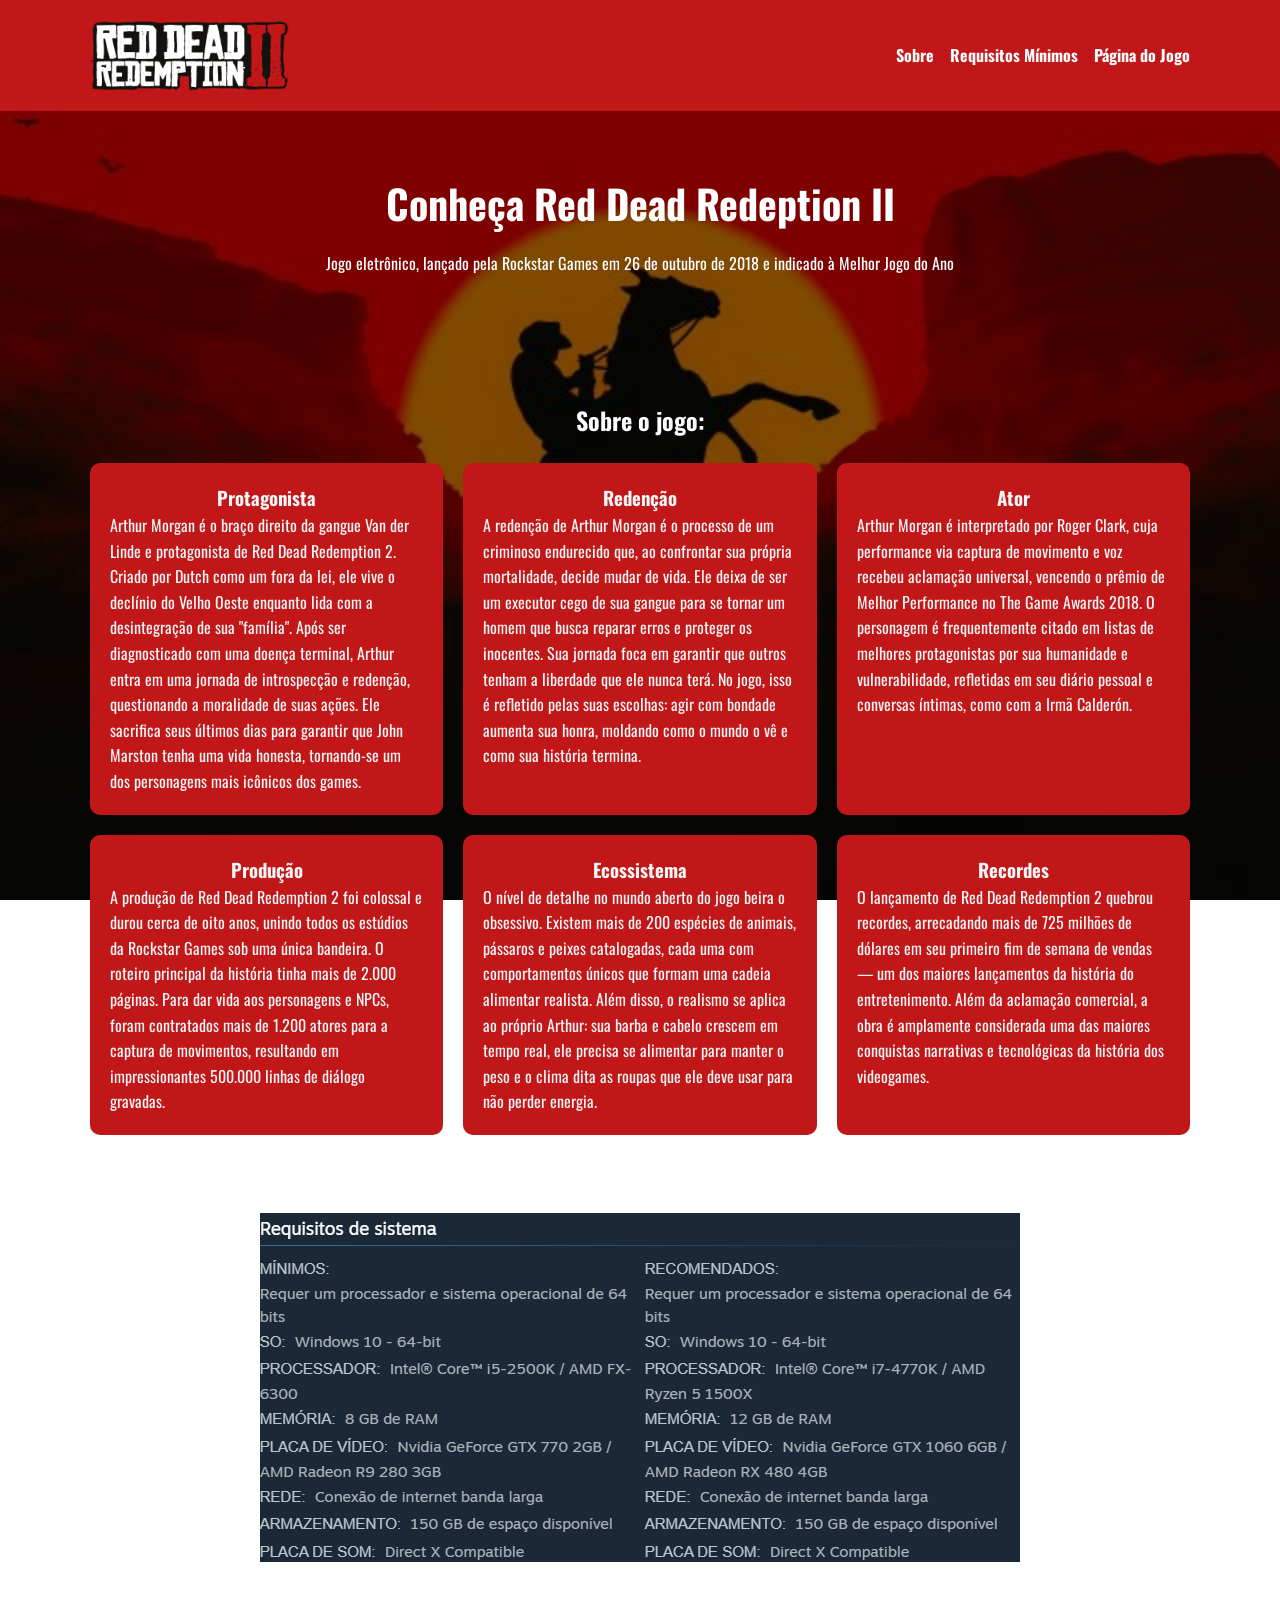
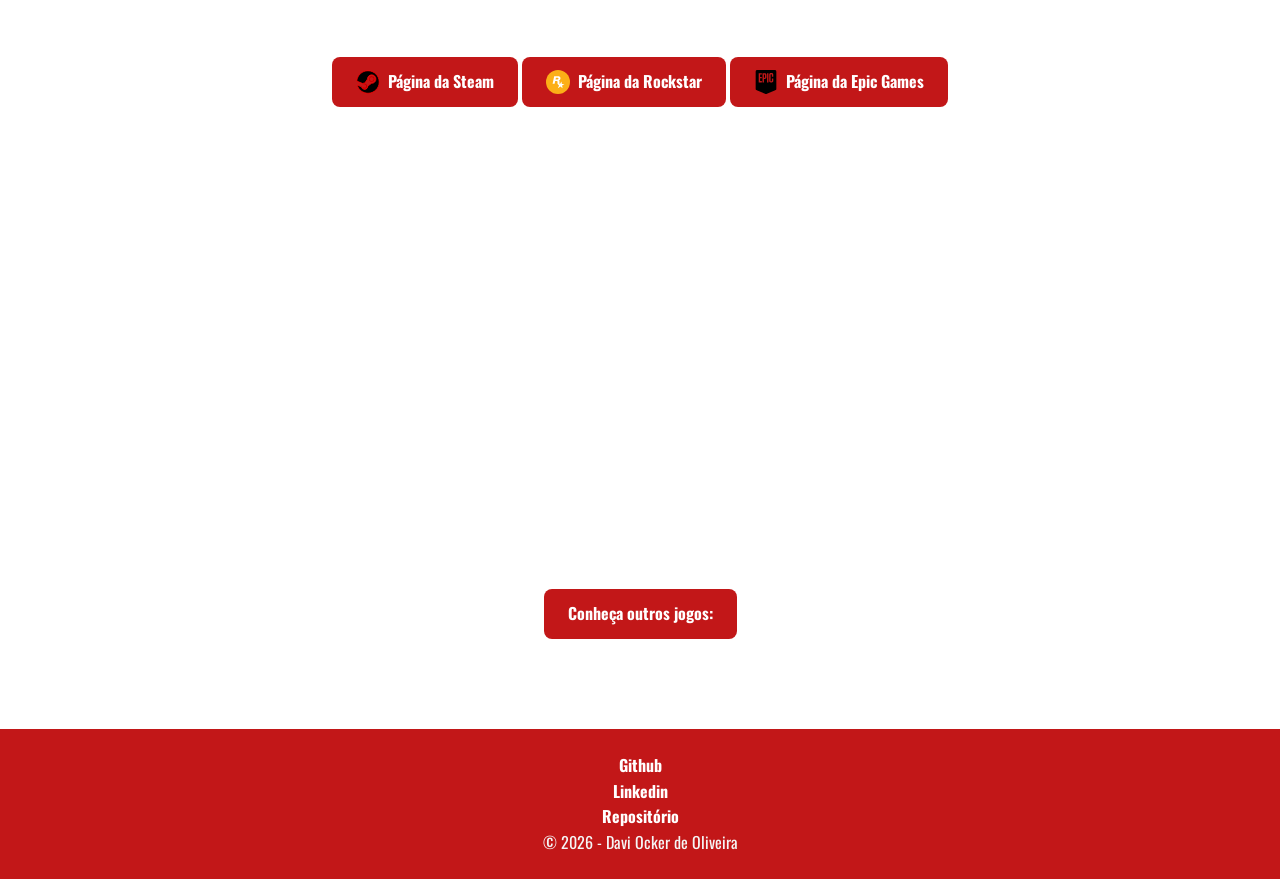
<file: index.html>
<!DOCTYPE html>
<html lang="pt-br">

<head>
    <link rel="stylesheet" href="style.css">
    <meta charset="UTF-8">
    <meta name="viewport" content="width=device-width, initial-scale=1.0">
    <link rel="preconnect" href="https://fonts.googleapis.com">
    <link rel="preconnect" href="https://fonts.gstatic.com" crossorigin>
    <link href="https://fonts.googleapis.com/css2?family=Oswald:wght@200..700&display=swap" rel="stylesheet">
    <title>Red Dead Redeption II</title>

</head>

<body>
    <header>
        <!--Representa o cabeçalho da página ou de uma seção-->
        <div class="container">
            <nav>
                <img src="Assets/red-dead-redemption-2-seeklogo.png" alt="Logo RDR2">
                <ul>
                    <li> <a href="#sobre">Sobre</a></li>
                    <li> <a href="#requisitos">Requisitos Mínimos</a></li>
                    <li> <a href="#pagina">Página do Jogo</a></li>
                </ul>
            </nav>
        </div>
    </header>

    <main>
        <section class="hero" id="sobre">
            <div class="container">
                <h1>Conheça Red Dead Redeption II</h1>

                <p>
                    Jogo eletrônico, lançado pela Rockstar Games em 26 de outubro de 2018 e indicado à Melhor Jogo do
                    Ano

                </p>
            </div>
        </section>
        <section class="prota">
            <div class="container">
                <h2 style="text-align: center; margin-bottom: 24px;">Sobre o jogo:</h2>
                <div class="grid">
                    <article>
                        <!--Representa um bloco de conteudo independente-->
                        <h3 style="text-align: center;">Protagonista</h3>
                        <p>Arthur Morgan é o braço direito da gangue Van der Linde e protagonista de Red Dead Redemption
                            2. Criado por Dutch como um fora da lei, ele vive o declínio do Velho Oeste enquanto lida
                            com a desintegração de sua "família". Após ser diagnosticado com uma doença terminal, Arthur
                            entra em uma jornada de introspecção e redenção, questionando a moralidade de suas ações.
                            Ele sacrifica seus últimos dias para garantir que John Marston tenha uma vida honesta,
                            tornando-se um dos personagens mais icônicos dos games.</p>
                    </article>
                    <article>
                        <h3 style="text-align: center;">Redenção</h3>
                        <p>A redenção de Arthur Morgan é o processo de um criminoso endurecido que, ao confrontar sua
                            própria mortalidade, decide mudar de vida. Ele deixa de ser um executor cego de sua gangue
                            para se tornar um homem que busca reparar erros e proteger os inocentes.
                            Sua jornada foca em garantir que outros tenham a liberdade que ele nunca terá. No jogo, isso
                            é refletido pelas suas escolhas: agir com bondade aumenta sua honra, moldando como o mundo o
                            vê e como sua história termina.
                        </p>
                    </article>
                    <article>
                        <h3 style="text-align: center;">Ator</h3>
                        <p>
                            Arthur Morgan é interpretado por Roger Clark, cuja performance via captura de movimento
                            e voz recebeu aclamação universal, vencendo o prêmio de Melhor Performance no The Game
                            Awards 2018. O personagem é frequentemente citado em listas de melhores protagonistas
                            por sua humanidade e vulnerabilidade, refletidas em seu diário pessoal e conversas íntimas,
                            como com a Irmã Calderón.
                        </p>
                    </article>
                    <article>
                        <h3 style="text-align: center;">Produção</h3>
                        <p>A produção de Red Dead Redemption 2 foi colossal e durou cerca de oito anos, unindo todos os
                            estúdios da Rockstar Games sob uma única bandeira. O roteiro principal da história tinha
                            mais de 2.000 páginas. Para dar vida aos personagens e NPCs, foram contratados mais de 1.200
                            atores para a captura de movimentos, resultando em impressionantes 500.000 linhas de diálogo
                            gravadas.</p>
                    </article>
                    <article>
                        <h3 style="text-align: center;">Ecossistema</h3>
                        <p>O nível de detalhe no mundo aberto do jogo beira o obsessivo. Existem mais de 200 espécies de
                            animais, pássaros e peixes catalogadas, cada uma com comportamentos únicos que formam uma
                            cadeia alimentar realista. Além disso, o realismo se aplica ao próprio Arthur: sua barba e
                            cabelo crescem em tempo real, ele precisa se alimentar para manter o peso e o clima dita as
                            roupas que ele deve usar para não perder energia.</p>
                    </article>
                    <article>
                        <h3 style="text-align: center;">Recordes</h3>
                        <p>O lançamento de Red Dead Redemption 2 quebrou recordes, arrecadando mais de 725 milhões de
                            dólares em seu primeiro fim de semana de vendas — um dos maiores lançamentos da história do
                            entretenimento. Além da aclamação comercial, a obra é amplamente considerada uma das maiores
                            conquistas narrativas e tecnológicas da história dos videogames.</p>
                    </article>


                </div>
            </div>
        </section>

        <section class="min-req" id="#requisitos">
            <div class="requisitos-min" id="requisitos">
                <h2>Requisitos mínimos na página da Steam:</h2>
                <img src="Assets/Captura de tela 2026-05-02 114149.png" alt="Requisitos do jogo">
            </div>
        </section>

        <section class="game-page" id="pagina">
            <div class="container">
                <h2>Visite as páginas oficiais!</h2>
                <a href="https://store.steampowered.com/app/1174180/Red_Dead_Redemption_2/" class="btn" target="_blank"
                    rel="noopener noreferrer">

                    <svg width="24" height="24" fill="#fffff" viewBox="0 0 32 32" version="1.1"
                        xmlns="http://www.w3.org/2000/svg" stroke="#ff0000">
                        <g id="SVGRepo_bgCarrier" stroke-width="0"></g>
                        <g id="SVGRepo_tracerCarrier" stroke-linecap="round" stroke-linejoin="round"></g>
                        <g id="SVGRepo_iconCarrier">
                            <path
                                d="M18.102 12.129c0-0 0-0 0-0.001 0-1.564 1.268-2.831 2.831-2.831s2.831 1.268 2.831 2.831c0 1.564-1.267 2.831-2.831 2.831-0 0-0 0-0.001 0h0c-0 0-0 0-0.001 0-1.563 0-2.83-1.267-2.83-2.83 0-0 0-0 0-0.001v0zM24.691 12.135c0-2.081-1.687-3.768-3.768-3.768s-3.768 1.687-3.768 3.768c0 2.081 1.687 3.768 3.768 3.768v0c2.080-0.003 3.765-1.688 3.768-3.767v-0zM10.427 23.76l-1.841-0.762c0.524 1.078 1.611 1.808 2.868 1.808 1.317 0 2.448-0.801 2.93-1.943l0.008-0.021c0.155-0.362 0.246-0.784 0.246-1.226 0-1.757-1.424-3.181-3.181-3.181-0.405 0-0.792 0.076-1.148 0.213l0.022-0.007 1.903 0.787c0.852 0.364 1.439 1.196 1.439 2.164 0 1.296-1.051 2.347-2.347 2.347-0.324 0-0.632-0.066-0.913-0.184l0.015 0.006zM15.974 1.004c-7.857 0.001-14.301 6.046-14.938 13.738l-0.004 0.054 8.038 3.322c0.668-0.462 1.495-0.737 2.387-0.737 0.001 0 0.002 0 0.002 0h-0c0.079 0 0.156 0.005 0.235 0.008l3.575-5.176v-0.074c0.003-3.12 2.533-5.648 5.653-5.648 3.122 0 5.653 2.531 5.653 5.653s-2.531 5.653-5.653 5.653h-0.131l-5.094 3.638c0 0.065 0.005 0.131 0.005 0.199 0 0.001 0 0.002 0 0.003 0 2.342-1.899 4.241-4.241 4.241-2.047 0-3.756-1.451-4.153-3.38l-0.005-0.027-5.755-2.383c1.841 6.345 7.601 10.905 14.425 10.905 8.281 0 14.994-6.713 14.994-14.994s-6.713-14.994-14.994-14.994c-0 0-0.001 0-0.001 0h0z">
                            </path>
                        </g>
                    </svg>
                    Página da Steam
                </a>
                <a href="https://www.rockstargames.com/reddeadredemption2" class="btn" target="_blank"
                    rel="noopener noreferrer">

                    <svg width="24" height="24" viewBox="0 0 1024 1024" xmlns="http://www.w3.org/2000/svg"
                        fill="#000000">
                        <g id="SVGRepo_bgCarrier" stroke-width="0"></g>
                        <g id="SVGRepo_tracerCarrier" stroke-linecap="round" stroke-linejoin="round"></g>
                        <g id="SVGRepo_iconCarrier">
                            <circle cx="512" cy="512" r="512" style="fill:#fcaf17"></circle>
                            <path
                                d="m677.52 597.2-17.33-108.86-63.7 108h-12.1c-7.26-12.5-10.08-30.64-10.08-41.93 0-18.54 1.21-36.69 1.21-60.47 0-31.45-9.27-48-33.87-54v-.81c52-7.26 75.79-41.93 75.79-90.31 0-68.94-46-83.86-106-83.86H349.76l-68.53 324.17h85.87l25-118.12h57.25c30.64 0 43.14 14.92 43.14 43.54 0 21.77-2.42 39.11-2.42 55.63 0 6 1.21 20.56 5.64 26.2l62.08 65.71L504.17 777l114.5-68.13 85.47 65.71-15.73-108.45 98.37-68.94zM475.14 410.54H406.6l16.53-78.21h63.7c22.58 0 46.36 6 46.36 33.46 0 35.07-27.01 44.75-58.05 44.75z"
                                style="fill:#fff"></path>
                        </g>
                    </svg>
                    Página da Rockstar
                </a>
                <a href="https://store.epicgames.com/pt-BR/p/red-dead-redemption-2" class="btn" target="_blank"
                    rel="noopener noreferrer">

                    <svg width="24" height="24" fill="#000000" viewBox="0 0 32 32" xmlns="http://www.w3.org/2000/svg">
                        <g id="SVGRepo_bgCarrier" stroke-width="0"></g>
                        <g id="SVGRepo_tracerCarrier" stroke-linecap="round" stroke-linejoin="round"></g>
                        <g id="SVGRepo_iconCarrier">
                            <path
                                d="M4.719 0c-1.833 0-2.505 0.677-2.505 2.505v22.083c0 0.209 0.011 0.401 0.027 0.579 0.047 0.401 0.047 0.792 0.421 1.229 0.036 0.052 0.412 0.328 0.412 0.328 0.203 0.099 0.343 0.172 0.572 0.265l11.115 4.656c0.573 0.261 0.819 0.371 1.235 0.355h0.005c0.421 0.016 0.667-0.093 1.24-0.355l11.109-4.656c0.235-0.093 0.369-0.167 0.577-0.265 0 0 0.376-0.287 0.412-0.328 0.375-0.437 0.375-0.828 0.421-1.229 0.016-0.177 0.027-0.369 0.027-0.573v-22.088c0-1.828-0.677-2.505-2.505-2.505zM22.527 4.145h0.905c1.511 0 2.251 0.735 2.251 2.267v2.505h-1.833v-2.407c0-0.489-0.224-0.713-0.699-0.713h-0.312c-0.489 0-0.713 0.224-0.713 0.713v7.749c0 0.489 0.224 0.713 0.713 0.713h0.349c0.468 0 0.692-0.224 0.692-0.713v-2.771h1.833v2.86c0 1.525-0.749 2.276-2.265 2.276h-0.921c-1.521 0-2.267-0.756-2.267-2.276v-7.923c0-1.525 0.745-2.281 2.267-2.281zM6.276 4.251h4.151v1.703h-2.287v3.468h2.204v1.699h-2.204v3.697h2.319v1.704h-4.183zM11.364 4.251h2.928c1.515 0 2.265 0.755 2.265 2.28v3.261c0 1.525-0.751 2.276-2.265 2.276h-1.057v4.453h-1.871zM17.401 4.251h1.864v12.271h-1.864zM13.229 5.901v4.52h0.771c0.469 0 0.693-0.228 0.693-0.719v-3.083c0-0.489-0.224-0.719-0.693-0.719z... (código muito longo omitido para facilitar a leitura, o original estava correto) ...zM10.683 27.615h10.681l-5.452 1.797z">
                            </path>
                        </g>
                    </svg>
                    Página da Epic Games
                </a>

                <h2>Assista agora ao trailer:</h2>
                <iframe width="560" height="315" src="https://www.youtube.com/embed/eaW0tYpxyp0?si=c6tF9mAAVpFIfu-V"
                    title="YouTube video player" frameborder="0"
                    allow="accelerometer; autoplay; clipboard-write; encrypted-media; gyroscope; picture-in-picture; web-share"
                    referrerpolicy="strict-origin-when-cross-origin" allowfullscreen></iframe>
            </div>
        </section>

        <section class="game-page">
            <div class="container">
                <a href="games.html" class="btn" target="_blank" rel="noopener noreferrer">Conheça outros jogos:</a>

            </div>
        </section>
    </main>

    <footer>
        <div>
            <p><a href="https://github.com/ockerdavi" target="_blank">Github</a></p>
            <p><a href="https://www.linkedin.com/in/davi-ocker-de-oliveira-01a9bb22b/" target="_blank">Linkedin</a></p>
            <p><a href="https://github.com/ockerdavi/LandingPage-RedDeadRedemption2" target="_blank">Repositório</a></p>
            <p>&copy; 2026 - Davi Ocker de Oliveira</p>
        </div>
    </footer>

</body>

</html>
</file>
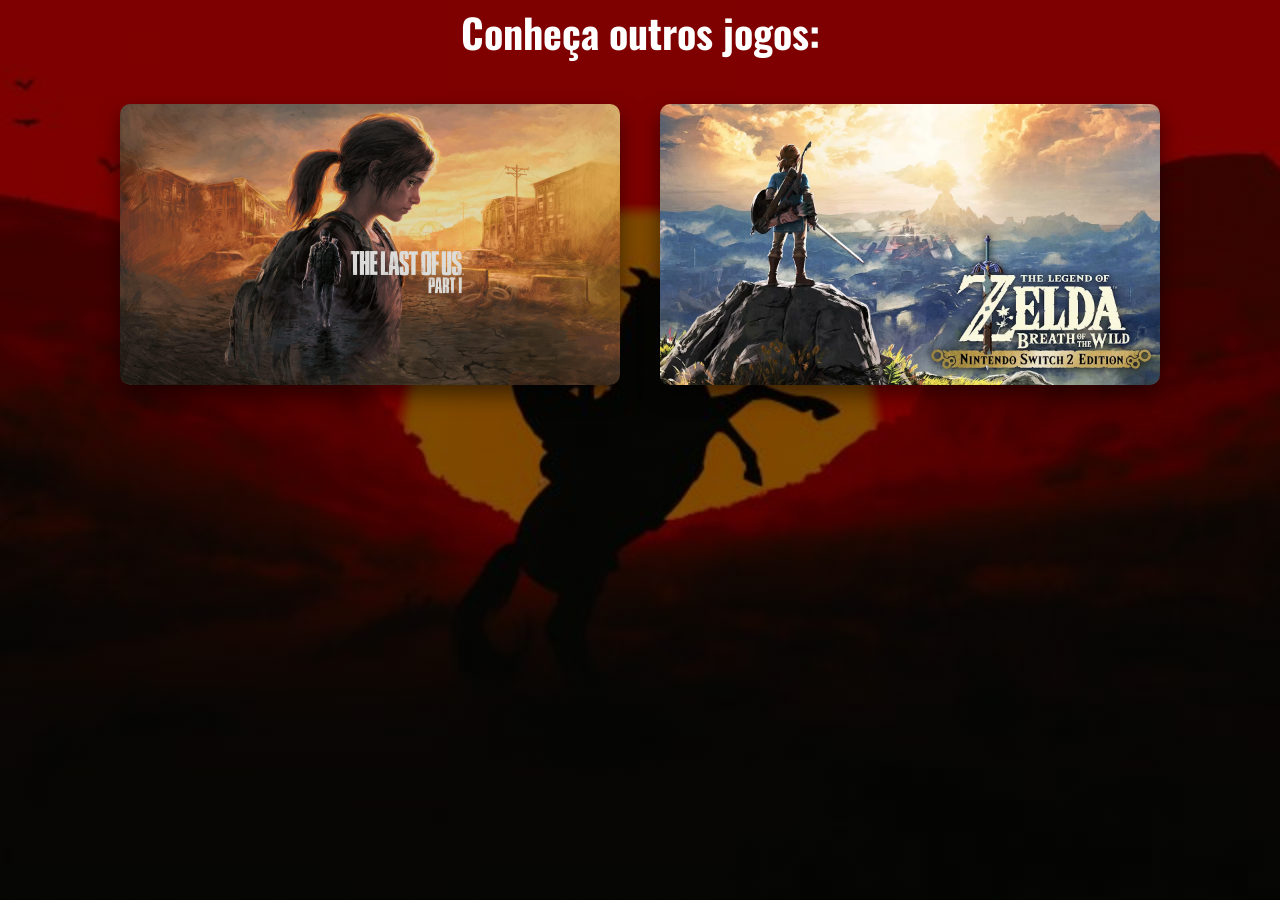
<file: games.html>
<!DOCTYPE html>
<html lang="pt-br">

<head>
    <link rel="stylesheet" href="style.css">
    <meta charset="UTF-8">
    <meta name="viewport" content="width=device-width, initial-scale=1.0">
    <link rel="preconnect" href="https://fonts.googleapis.com">
    <link rel="preconnect" href="https://fonts.gstatic.com" crossorigin>
    <link href="https://fonts.googleapis.com/css2?family=Oswald:wght@200..700&display=swap" rel="stylesheet">
    <title>Conheça outros jogos</title>

</head>
<body>
    
    <section class="new-page">
    <h2 style="text-align: center; font-size: 40px; margin-bottom: 40px;">Conheça outros jogos:</h2>
    
    <div class="flex-container">
        
        <div class="tlou">
            <a href="https://omendesx.github.io/the-last-of-us-funcionando/" target="_blank" rel="noopener noreferrer">
                <img src="Assets/1295037.jpg" alt="The Last Of Us">
            </a>
        </div>
        
        
        <div class="zelda">
            <a href="https://landingpagezelda.vercel.app/" target="_blank" rel="noopener noreferrer">
                <img src="Assets/cfe9f8d674be958326d3ba11fc7598a4383e5c5d7809b6239ccac0783aac6cd8.avif" alt="The Legend Of Zelda">
            </a>
        </div>
    </div>
</section>
</body>
</html>
</file>
<file: style.css>
*{
    box-sizing: border-box;
    margin: 0;
    padding: 0;
}

body {
    font-family: "Oswald", sans-serif;
    font-optical-sizing: auto;
    font-style: normal;
    line-height: 1.6;
    color: white;
    background-image:  linear-gradient(rgba(0, 0, 0, 0.5), rgba(0, 0, 0, 0.5)), url('Assets/16068.jpeg');
    background-size: cover;
    background-position: center;
    background-attachment: fixed;
}
.container{
    width: min(1100px, 90%);
    
    margin: 0 auto; 
}
header{
    background: #C21718;
    color: white;
    padding: 20px 0; /
}
nav {
    display: flex;
    justify-content: space-between; 
    align-items: center;
    gap: 16px; 
    flex-wrap: wrap; 
}

nav ul {
    list-style: none; 
    display: flex;
    gap: 16px;
    
}


nav li {
    transition: transform 0.3s ease;
}

nav li:hover {
    transform: scale(1.1); 
}


nav a {
    color: white;
    text-decoration: none; 
    font-weight: bold;
    transition: color 0.3s ease; 
}

nav a:hover {
    color: whitesmoke; 
}


nav img {
    max-width: 200px;
    width: 100%;
    height: auto;
    transition: transform 0.3s ease; 
}

nav img:hover {
    transform: scale(1.05); 
    cursor: pointer;
}
.hero{
    padding: 60px;
    text-align: center;
}
.hero h1{
    font-size: 2.5rem; 
    margin-bottom: 16px;
}
.hero p{
    max-width: 700px; 
    margin: 0 auto 24px;
}
.btn{
    display: inline-flex;
    background: #C21718;
    color: white;
    text-decoration: none;
    padding: 12px 24px;
    border-radius: 8px;
    font-weight: bold;
    align-items: center;
    gap: 8px;
}
.prota{
    padding: 40px 0;
    background: transparent;
}
.grid{
    display: grid;
    grid-template-columns: repeat(auto-fit, minmax(300px, 1fr));/*Cria colunas responsivas que se ajustam
    automaticamente com mínimo de 220px*/
    gap: 20px;
}
article{
    background: #C21718;
    padding: 20px;
    border-radius: 10px;
    color: #F5F5F5;
}
.min-req{
    display: flex;
    justify-content: center;
}
.min-req h2{
    text-align: center;
}
.game-page{
    padding: 50px;
    text-align: center;
}
.game-page img{
    max-width: 600px;
    width: 100%;
    height: auto;
    transition: transform 0.3s ease; 
}
.game-page:hover{
    transform:scale(1.05); 
}
iframe {
    max-width: 600px;
    width: 100%;
    height: auto;
    aspect-ratio: 16 / 9;
    transition: transform 0.3s ease;
}
iframe:hover{
   
    transform:scale(1.05);

}
.flex-container {
    display: flex;
    justify-content: center;
    align-items: center;
    gap: 40px; 
    flex-wrap: wrap; /*quebra de linha se for tela pequena*/
    padding: 0 20px;
}


.tlou img,
.zelda img {
    border-radius: 10px;    
    max-width: 500px; 
    width: 100%; 
    height: auto;
    transition: transform 0.3s ease; 
    box-shadow: 0 10px 20px rgba(0,0,0,0.5); /* gradiente para parecer um card */
}


.tlou img:hover,
.zelda img:hover {
    transform: scale(1.05);
}

footer{
    background: #C21718;
    color: #F5F5F5;
    text-align: center;
    padding: 24px 0;
    margin-top: 40px;
}
footer a{
    color: white;
    text-decoration: none; /*remove o sublinhado padrão dos links*/
    font-weight: bold;
}
</file>
